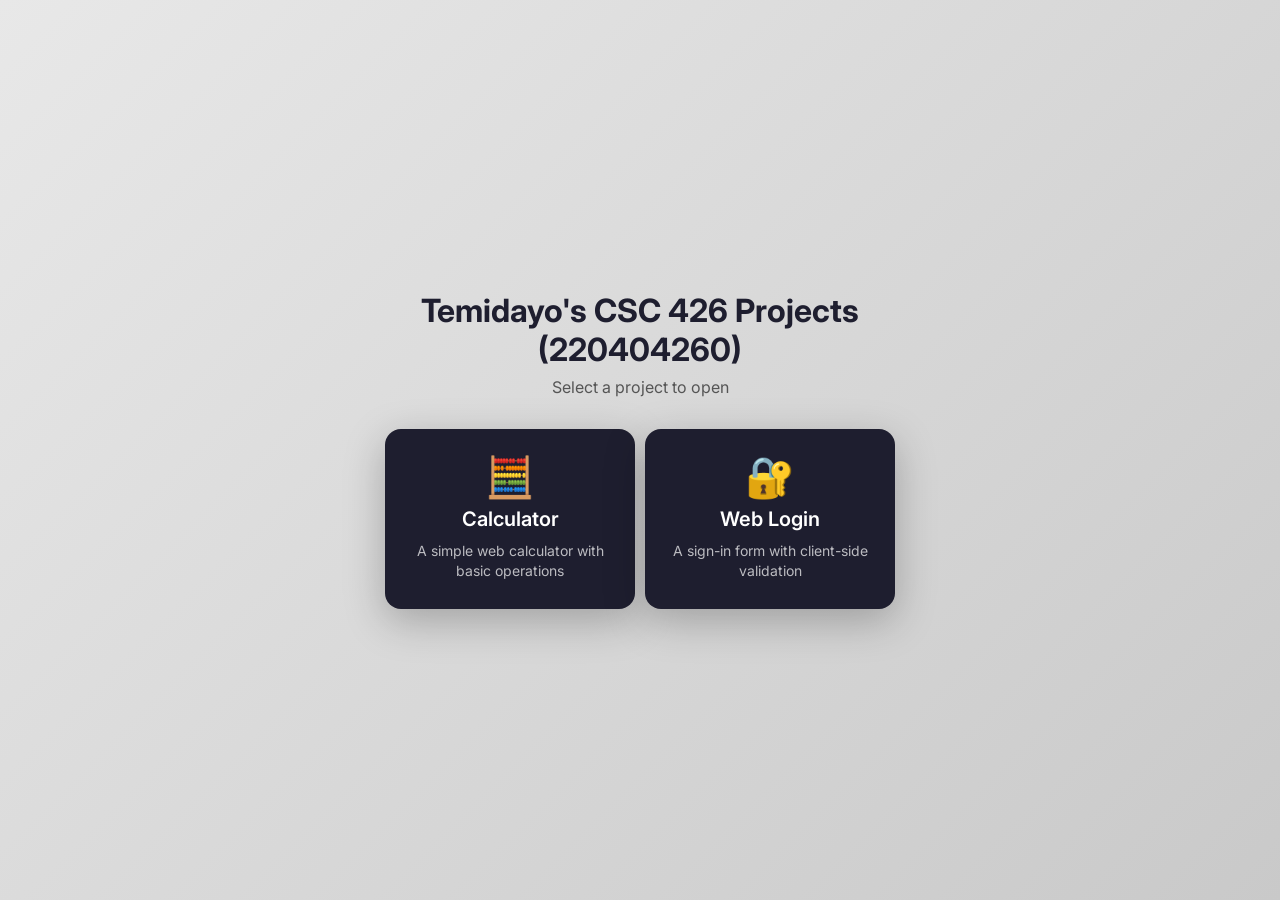
<file: index.html>
<!DOCTYPE html>
<html lang="en">
<head>
  <meta charset="UTF-8">
  <meta name="viewport" content="width=device-width, initial-scale=1.0">
  <title>Temidayo's CSC 426</title>
  <link rel="preconnect" href="https://fonts.googleapis.com">
  <link rel="preconnect" href="https://fonts.gstatic.com" crossorigin>
  <link href="https://fonts.googleapis.com/css2?family=Inter:wght@400;600&display=swap" rel="stylesheet">
  <link rel="stylesheet" href="style.css">
</head>
<body>
  <main class="hub">
    <header class="hub-header">
      <h1>Temidayo's CSC 426 Projects (220404260)</h1>
      <p>Select a project to open</p>
    </header>

    <nav class="project-links" aria-label="Project links">
      <a class="project-card" href="calculator-project/index.html">
        <span class="project-icon" aria-hidden="true">🧮</span>
        <span class="project-title">Calculator</span>
        <span class="project-desc">A simple web calculator with basic operations</span>
      </a>

      <a class="project-card" href="web-based-login/index.html">
        <span class="project-icon" aria-hidden="true">🔐</span>
        <span class="project-title">Web Login</span>
        <span class="project-desc">A sign-in form with client-side validation</span>
      </a>
    </nav>
  </main>
</body>
</html>
</file>
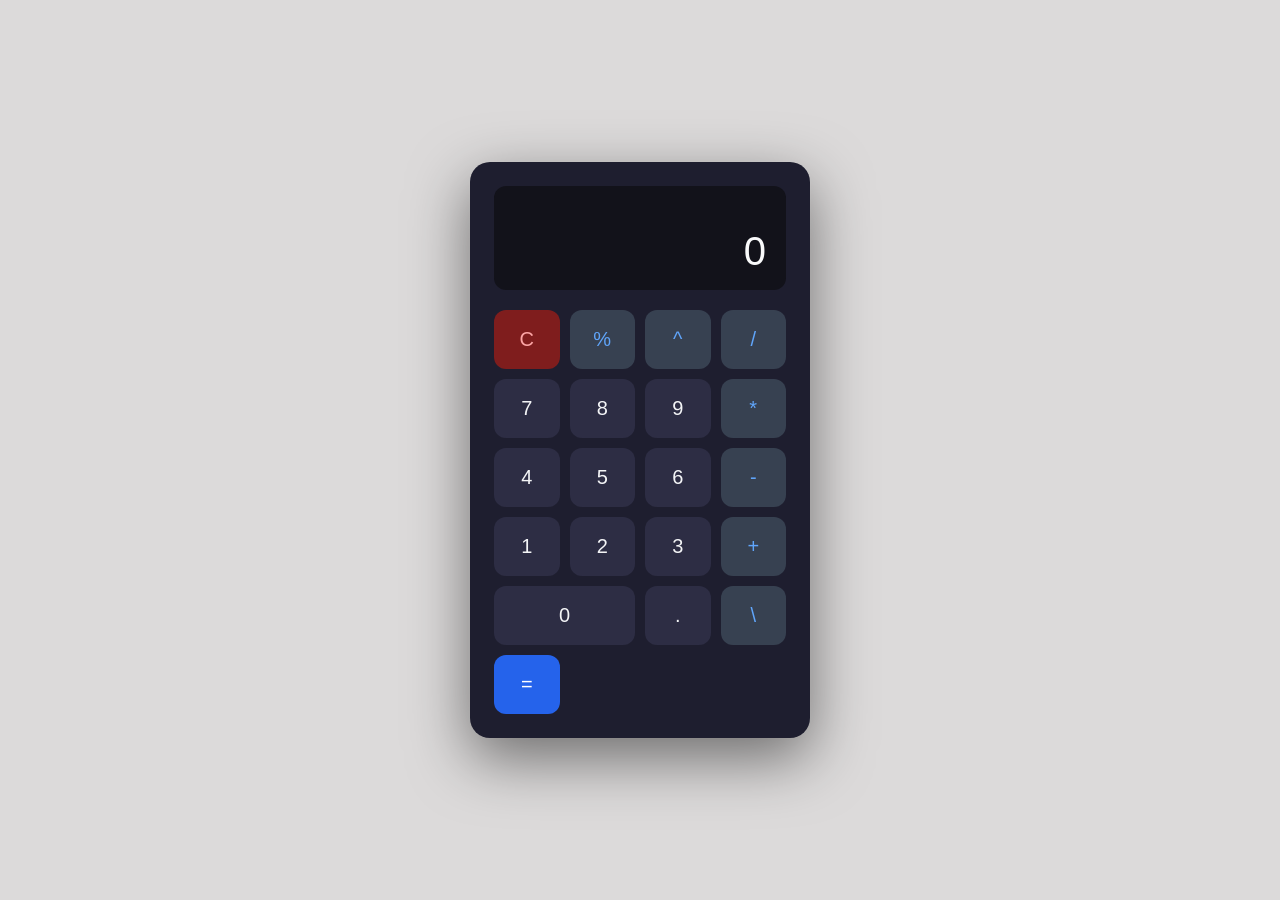
<file: calculator-project/index.html>
<!doctype html>
<html lang="en">
  <head>
    <meta charset="UTF-8" />
    <meta name="viewport" content="width=device-width, initial-scale=1.0" />
    <title>Calculator</title>
    <link rel="stylesheet" href="style.css" />
  </head>
  <body>
    <div class="calculator">
      <div class="display">
        <div id="expression" class="expression"></div>
        <input type="text" id="display" readonly placeholder="0" />
      </div>
      <div class="buttons">
        <button class="btn-clear" data-action="clear">C</button>
        <button class="btn-operator" data-operator="%">%</button>
        <button class="btn-operator" data-operator="^">^</button>
        <button class="btn-operator" data-operator="/">/</button>

        <button class="btn-number" data-number="7">7</button>
        <button class="btn-number" data-number="8">8</button>
        <button class="btn-number" data-number="9">9</button>
        <button class="btn-operator" data-operator="*">*</button>

        <button class="btn-number" data-number="4">4</button>
        <button class="btn-number" data-number="5">5</button>
        <button class="btn-number" data-number="6">6</button>
        <button class="btn-operator" data-operator="-">-</button>

        <button class="btn-number" data-number="1">1</button>
        <button class="btn-number" data-number="2">2</button>
        <button class="btn-number" data-number="3">3</button>
        <button class="btn-operator" data-operator="+">+</button>

        <button class="btn-number btn-zero" data-number="0">0</button>
        <button class="btn-number" data-number=".">.</button>
        <button class="btn-operator" data-operator="\\">\</button>
        <button class="btn-equals" data-action="equals">=</button>
      </div>
    </div>
    <script src="script.js"></script>
  </body>
</html>
</file>
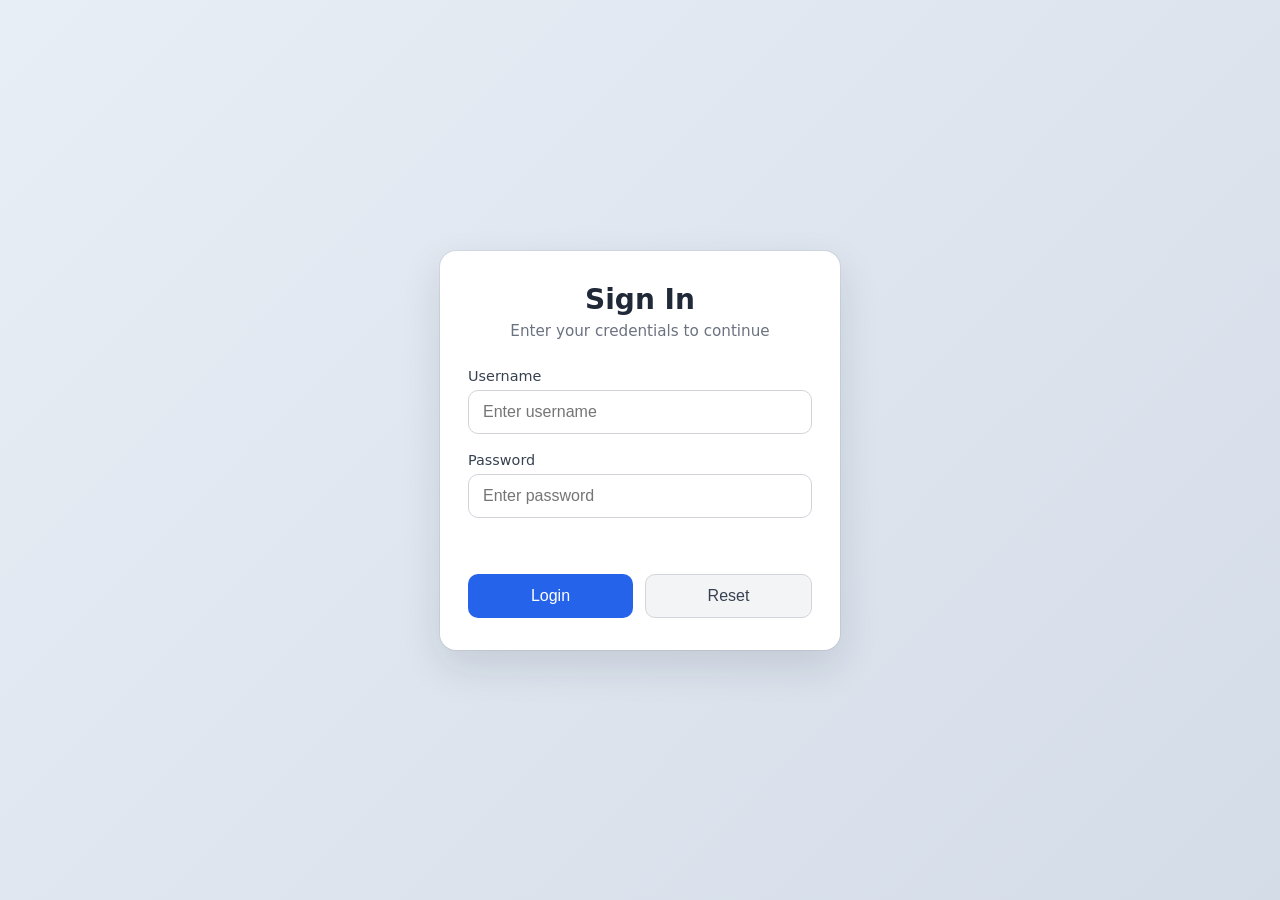
<file: web-based-login/index.html>
<!doctype html>
<html lang="en">
  <head>
    <meta charset="UTF-8" />
    <meta name="viewport" content="width=device-width, initial-scale=1.0" />
    <title>Login</title>
    <link rel="stylesheet" href="style.css" />
  </head>
  <body>
    <!-- Main login container -->
    <main class="login-page">
      <section class="login-card" aria-labelledby="login-heading">
        <header class="login-header">
          <h1 id="login-heading">Sign In</h1>
          <p>Enter your credentials to continue</p>
        </header>

        <!-- Login form -->
        <form id="login-form" novalidate>
          <div class="form-group">
            <label for="username">Username</label>
            <input
              type="text"
              id="username"
              name="username"
              autocomplete="username"
              placeholder="Enter username"
            />
          </div>

          <div class="form-group">
            <label for="password">Password</label>
            <input
              type="password"
              id="password"
              name="password"
              autocomplete="current-password"
              placeholder="Enter password"
            />
          </div>

          <!-- Area for validation, success, and error messages -->
          <p id="message" class="message" role="status" aria-live="polite"></p>

          <!-- Form action buttons -->
          <div class="button-group">
            <button type="submit" id="login-btn" class="btn btn-login">
              Login
            </button>
            <button type="button" id="reset-btn" class="btn btn-reset">
              Reset
            </button>
          </div>
        </form>
      </section>
    </main>

    <script src="script.js"></script>
  </body>
</html>
</file>
<file: style.css>
* {
  margin: 0;
  padding: 0;
  box-sizing: border-box;
}

body {
  min-height: 100vh;
  display: flex;
  align-items: center;
  justify-content: center;
  background: linear-gradient(135deg, #e8e8e8 0%, #c9c9c9 100%);
  font-family: "Inter", system-ui, -apple-system, sans-serif;
  padding: 24px;
}

.hub {
  width: min(640px, 100%);
}

.hub-header {
  text-align: center;
  margin-bottom: 32px;
}

.hub-header h1 {
  font-size: clamp(1.5rem, 4vw, 2rem);
  color: #1e1e2f;
  margin-bottom: 8px;
}

.hub-header p {
  color: #555;
  font-size: 1rem;
}

.project-links {
 display: flex;
 gap: 10px;
 justify-content: center;
}

.project-card {
  display: flex;
  flex-direction: column;
  align-items: center;
  text-align: center;
  gap: 10px;
  padding: 28px 20px;
  background: #1e1e2f;
  color: #fff;
  text-decoration: none;
  border-radius: 16px;
  box-shadow: 0 12px 40px rgba(0, 0, 0, 0.25);
  transition: transform 0.2s ease, box-shadow 0.2s ease;
  width: 250px;
}

.project-card:hover {
  transform: translateY(-4px);
  box-shadow: 0 16px 48px rgba(0, 0, 0, 0.35);
}

.project-card:focus-visible {
  outline: 3px solid #6c63ff;
  outline-offset: 3px;
}

.project-icon {
  font-size: 2.5rem;
  line-height: 1;
}

.project-title {
  font-size: 1.25rem;
  font-weight: 600;
}

.project-desc {
  font-size: 0.875rem;
  color: rgba(255, 255, 255, 0.7);
  line-height: 1.4;
}
</file>
<file: calculator-project/style.css>
* {
  margin: 0;
  padding: 0;
  box-sizing: border-box;
}

body {
  min-height: 100vh;
  display: flex;
  align-items: center;
  justify-content: center;
  background-color: #dcdada;
  font-family: "Segoe UI", system-ui, -apple-system, sans-serif;
}

.calculator {
  background: #1e1e2f;
  border-radius: 20px;
  padding: 24px;
  box-shadow: 0 20px 60px rgba(0, 0, 0, 0.5),
    0 0 0 1px rgba(255, 255, 255, 0.05);
  width: min(340px, 92vw);
}

.display {
  background: #12121a;
  border-radius: 12px;
  padding: 16px 20px;
  margin-bottom: 20px;
  text-align: right;
  min-height: 90px;
  display: flex;
  flex-direction: column;
  justify-content: flex-end;
}

.expression {
  color: #6b7280;
  font-size: 0.95rem;
  min-height: 1.4rem;
  margin-bottom: 4px;
  word-break: break-all;
}

#display {
  width: 100%;
  background: transparent;
  border: none;
  color: #f9fafb;
  font-size: 2.5rem;
  font-weight: 300;
  text-align: right;
  outline: none;
  cursor: default;
}

#display::placeholder {
  color: #4b5563;
}

.buttons {
  display: grid;
  grid-template-columns: repeat(4, 1fr);
  gap: 10px;
}

button {
  border: none;
  border-radius: 12px;
  font-size: 1.25rem;
  font-weight: 500;
  padding: 18px;
  cursor: pointer;
  transition: transform 0.1s, background 0.15s, box-shadow 0.15s;
  color: #f3f4f6;
}

button:active {
  transform: scale(0.95);
}

.btn-number {
  background: #2d2d44;
}

.btn-number:hover {
  background: #3d3d5c;
}

.btn-zero {
  grid-column: span 2;
}

.btn-operator {
  background: #374151;
  color: #60a5fa;
}

.btn-operator:hover {
  background: #4b5563;
}

.btn-clear {
  background: #7f1d1d;
  color: #fca5a5;
}

.btn-clear:hover {
  background: #991b1b;
}

.btn-equals {
  background: #2563eb;
  color: #fff;
}

.btn-equals:hover {
  background: #3b82f6;
}

@media (max-width: 360px) {
  button {
    padding: 14px;
    font-size: 1.1rem;
  }

  #display {
    font-size: 2rem;
  }
}
</file>
<file: web-based-login/style.css>
* {
  margin: 0;
  padding: 0;
  box-sizing: border-box;
}

body {
  min-height: 100vh;
  display: flex;
  align-items: center;
  justify-content: center;
  background: linear-gradient(135deg, #e8eef5 0%, #d4dce8 100%);
  font-family: "Segoe UI", system-ui, -apple-system, sans-serif;
  color: #1f2937;
  padding: 20px;
}

.login-page {
  width: 100%;
  display: flex;
  justify-content: center;
}

.login-card {
  background: #ffffff;
  border-radius: 16px;
  padding: 32px 28px;
  width: min(400px, 100%);
  box-shadow: 0 16px 40px rgba(15, 23, 42, 0.12),
    0 0 0 1px rgba(15, 23, 42, 0.06);
}

.login-header {
  text-align: center;
  margin-bottom: 28px;
}

.login-header h1 {
  font-size: 1.75rem;
  font-weight: 600;
  margin-bottom: 6px;
}

.login-header p {
  color: #6b7280;
  font-size: 0.95rem;
}

.form-group {
  margin-bottom: 18px;
}

.form-group label {
  display: block;
  font-size: 0.9rem;
  font-weight: 500;
  margin-bottom: 6px;
  color: #374151;
}

.form-group input {
  width: 100%;
  padding: 12px 14px;
  border: 1px solid #d1d5db;
  border-radius: 10px;
  font-size: 1rem;
  transition: border-color 0.15s, box-shadow 0.15s;
}

.form-group input:focus {
  outline: none;
  border-color: #2563eb;
  box-shadow: 0 0 0 3px rgba(37, 99, 235, 0.15);
}

.form-group input.invalid {
  border-color: #dc2626;
}

.message {
  min-height: 1.25rem;
  font-size: 0.9rem;
  margin-bottom: 18px;
  text-align: center;
}

.message.error {
  color: #dc2626;
}

.message.success {
  color: #16a34a;
}

.button-group {
  display: flex;
  gap: 12px;
}

.btn {
  flex: 1;
  border: none;
  border-radius: 10px;
  padding: 12px 16px;
  font-size: 1rem;
  font-weight: 500;
  cursor: pointer;
  transition: background 0.15s, transform 0.1s;
}

.btn:active {
  transform: scale(0.98);
}

.btn-login {
  background: #2563eb;
  color: #ffffff;
}

.btn-login:hover {
  background: #1d4ed8;
}

.btn-reset {
  background: #f3f4f6;
  color: #374151;
  border: 1px solid #d1d5db;
}

.btn-reset:hover {
  background: #e5e7eb;
}

@media (max-width: 480px) {
  .login-card {
    padding: 24px 20px;
  }

  .login-header h1 {
    font-size: 1.5rem;
  }

  .button-group {
    flex-direction: column;
  }
}
</file>
